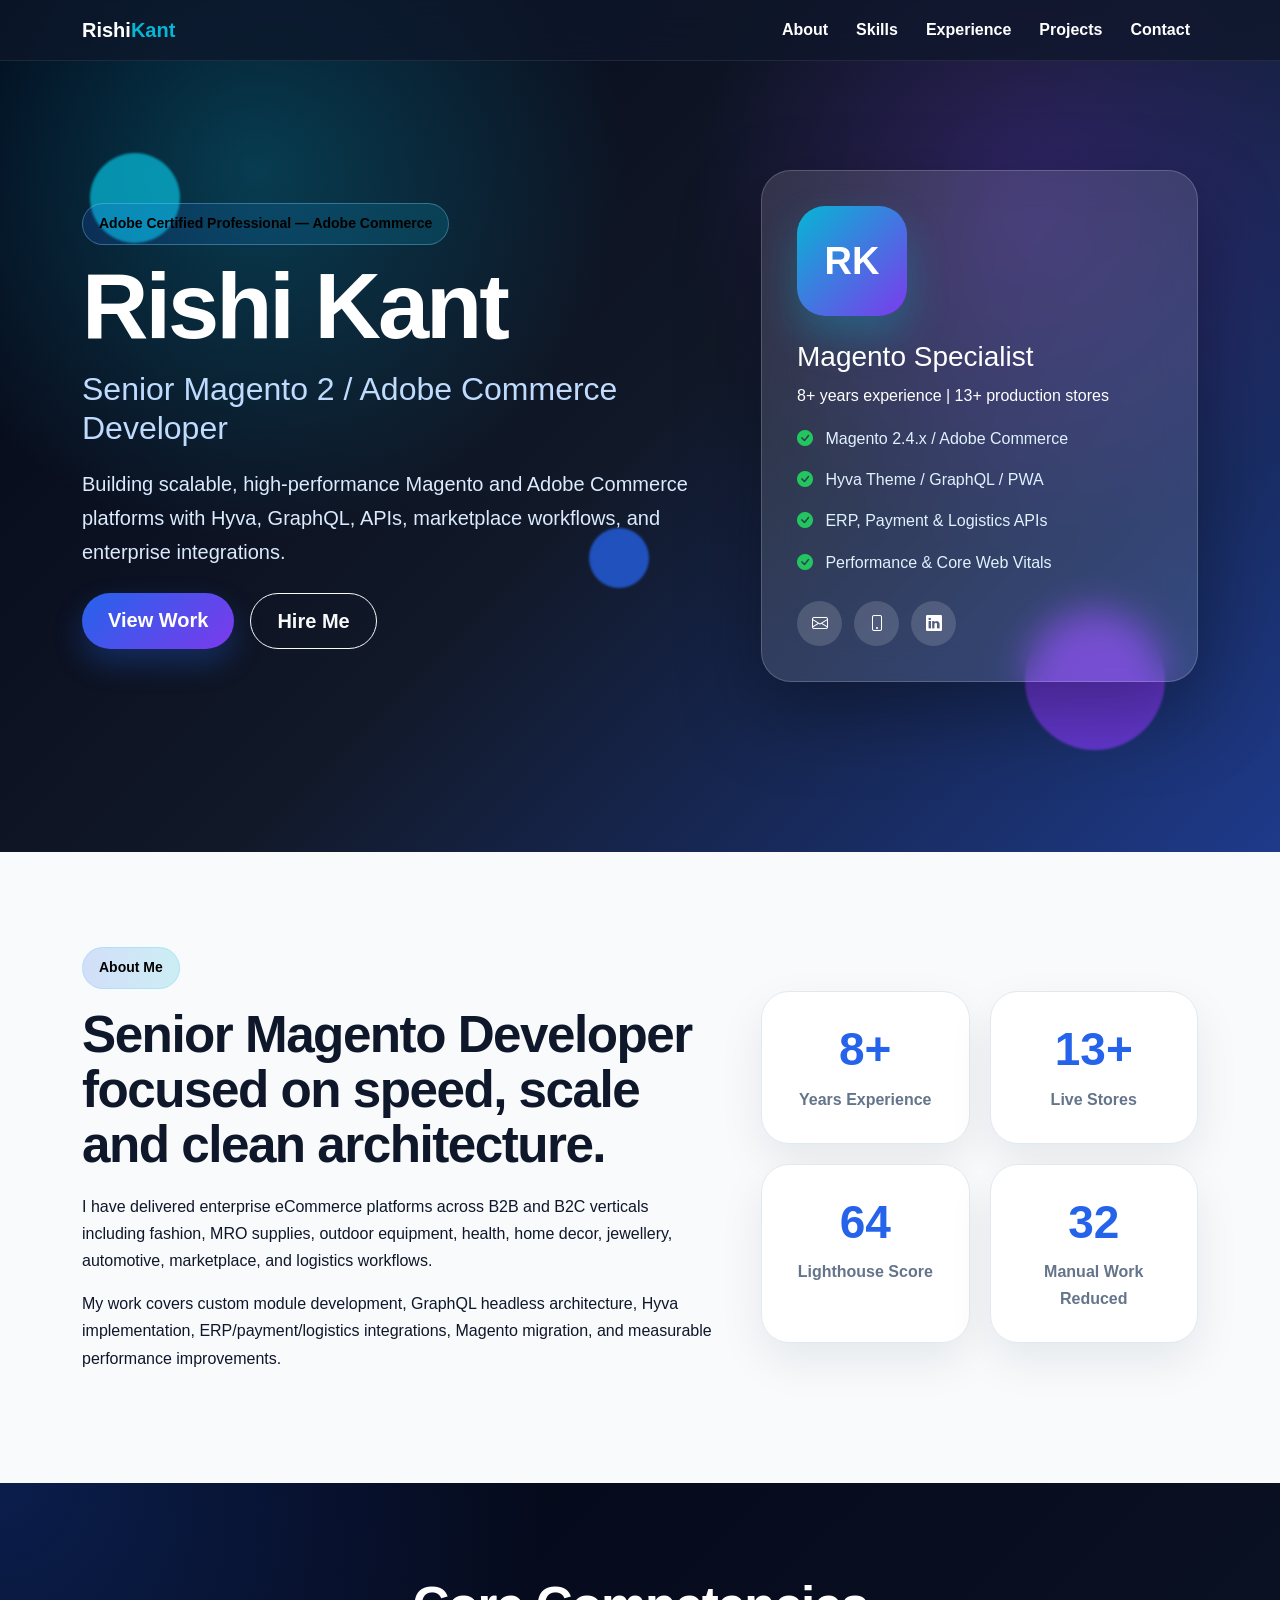
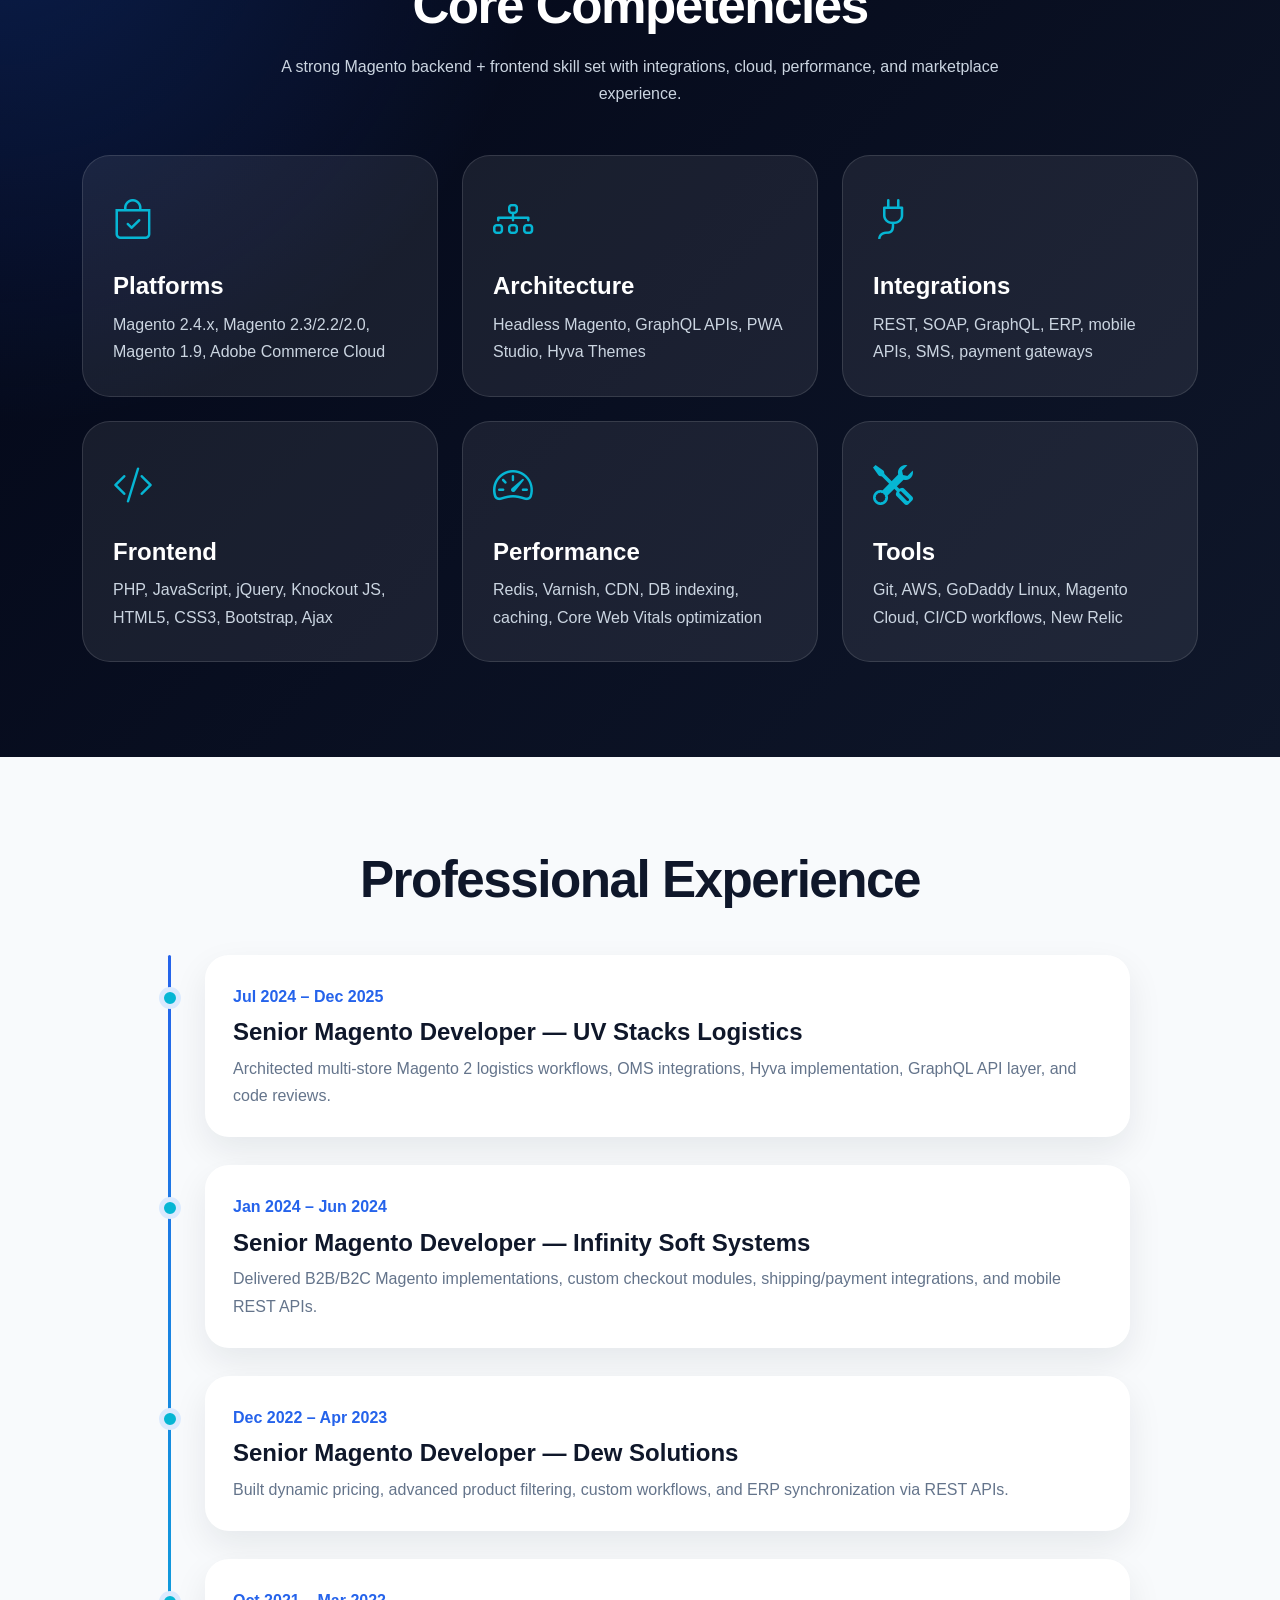
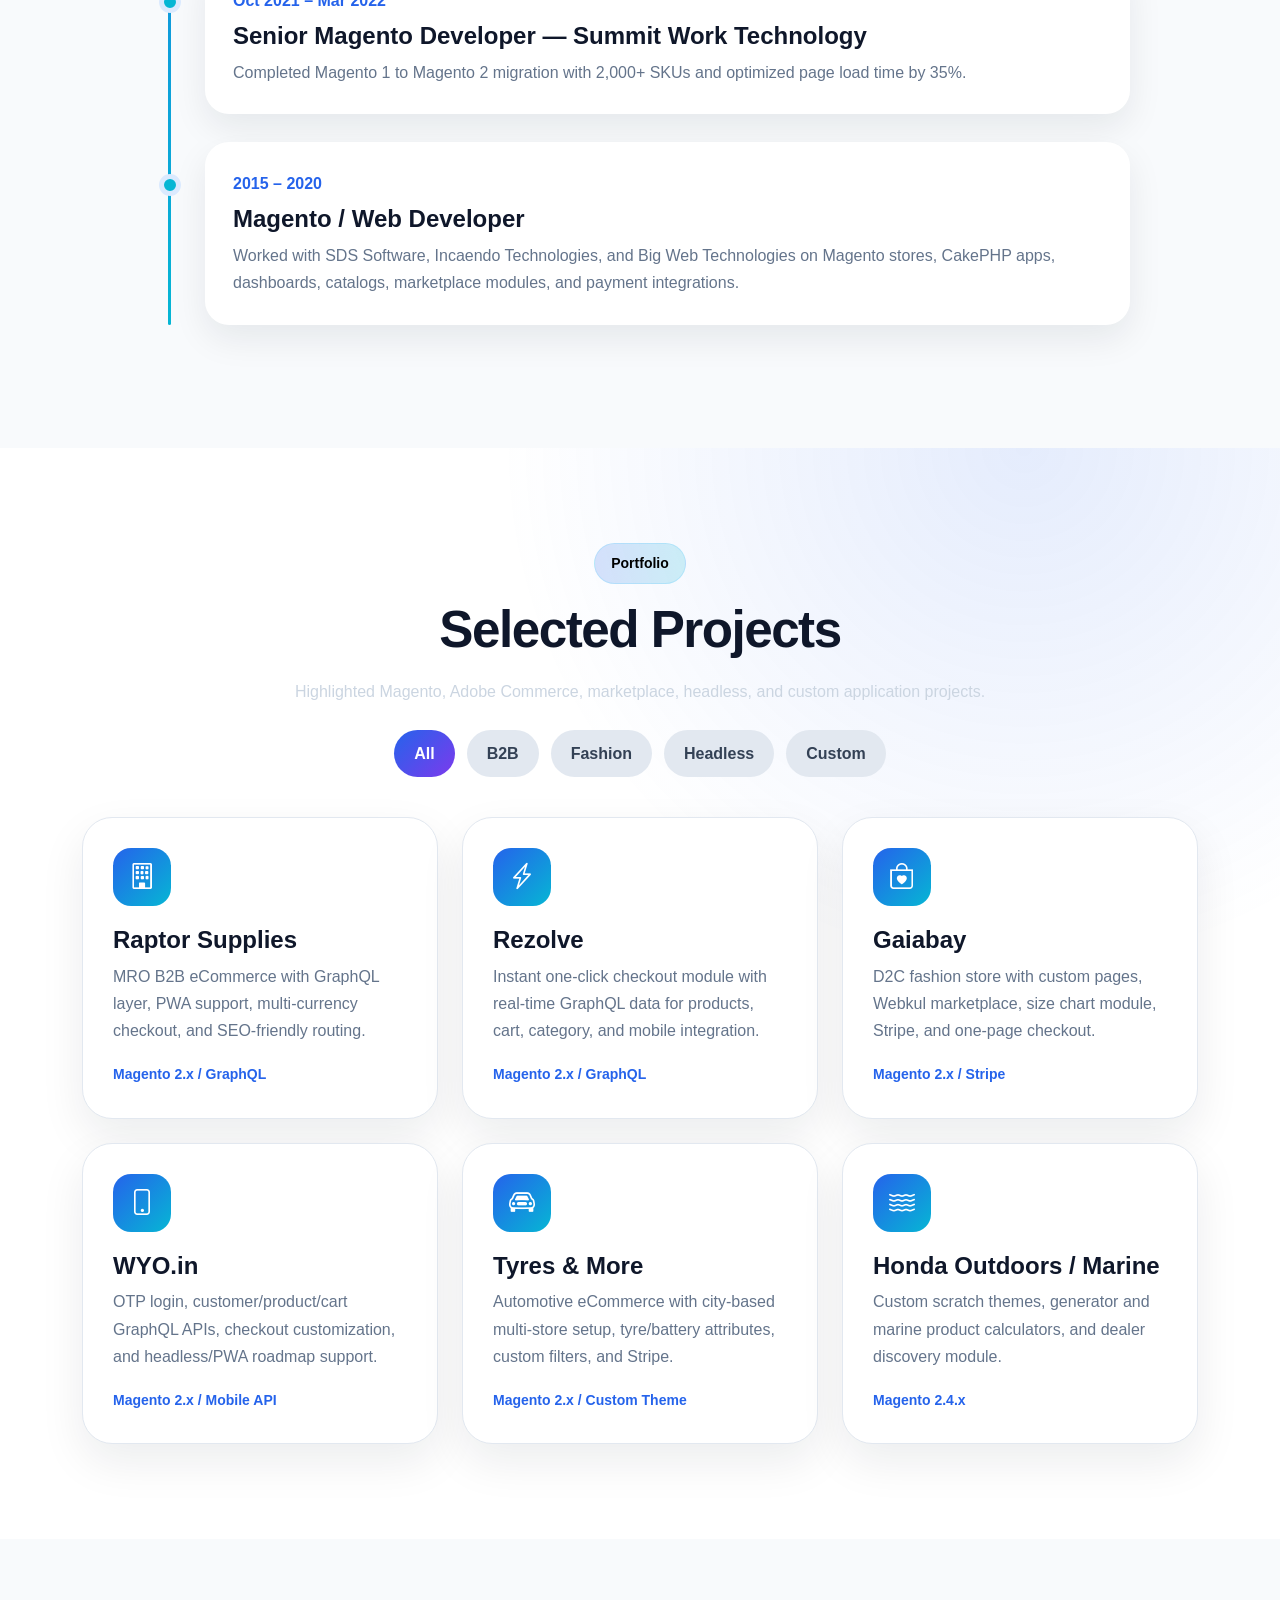
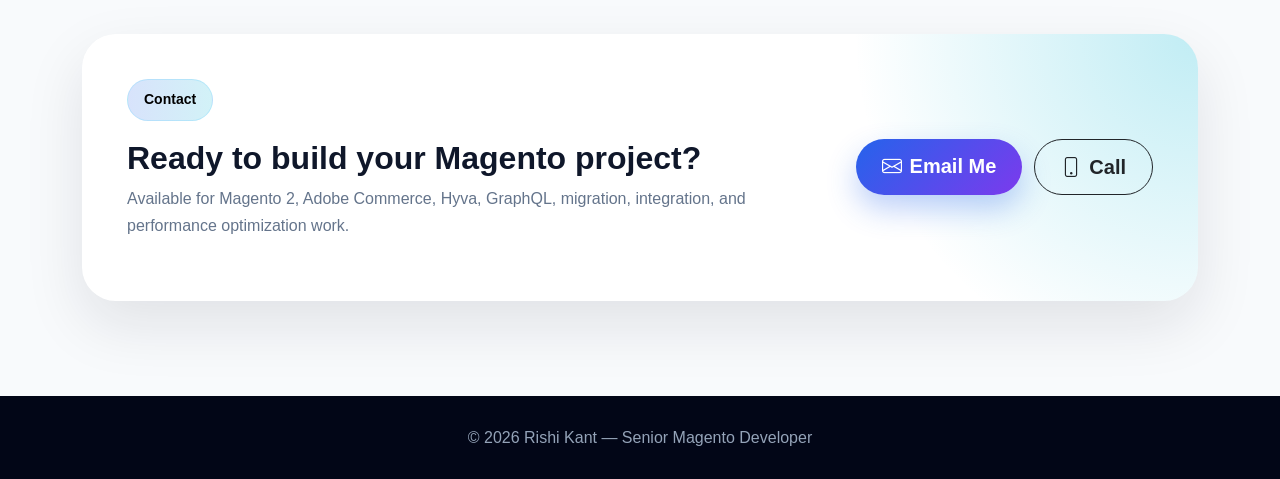
<file: index.html>
<!doctype html>
<html lang="en">

<head>
  <meta charset="utf-8">
  <meta name="viewport" content="width=device-width, initial-scale=1">
  <title>Rishi Kant | Senior Magento Developer</title>

  <link href="https://cdn.jsdelivr.net/npm/bootstrap@5.3.3/dist/css/bootstrap.min.css" rel="stylesheet">
  <link href="https://cdn.jsdelivr.net/npm/bootstrap-icons@1.11.3/font/bootstrap-icons.css" rel="stylesheet">
  <link rel="stylesheet" href="css/style.css">
</head>

<body>

  <div class="cursor-glow"></div>

  <nav class="navbar navbar-expand-lg fixed-top glass-nav">
    <div class="container">
      <a class="navbar-brand fw-bold" href="#home">Rishi<span>Kant</span></a>
      <button class="navbar-toggler bg-light" type="button" data-bs-toggle="collapse" data-bs-target="#mainNav">
        <span class="navbar-toggler-icon"></span>
      </button>
      <div class="collapse navbar-collapse" id="mainNav">
        <ul class="navbar-nav ms-auto">
          <li class="nav-item"><a class="nav-link" href="#about">About</a></li>
          <li class="nav-item"><a class="nav-link" href="#skills">Skills</a></li>
          <li class="nav-item"><a class="nav-link" href="#experience">Experience</a></li>
          <li class="nav-item"><a class="nav-link" href="#projects">Projects</a></li>
          <li class="nav-item"><a class="nav-link" href="#contact">Contact</a></li>
        </ul>
      </div>
    </div>
  </nav>

  <header id="home" class="hero-section">
    <div class="floating-shape shape-1"></div>
    <div class="floating-shape shape-2"></div>
    <div class="floating-shape shape-3"></div>

    <div class="container">
      <div class="row align-items-center min-vh-100 g-5">
        <div class="col-lg-7 reveal">
          <span class="tagline">Adobe Certified Professional — Adobe Commerce</span>
          <h1>Rishi Kant</h1>
          <h2>Senior Magento 2 / Adobe Commerce Developer</h2>
          <p class="lead">
            Building scalable, high-performance Magento and Adobe Commerce platforms with Hyva, GraphQL, APIs,
            marketplace workflows, and enterprise integrations.
          </p>
          <div class="d-flex flex-wrap gap-3 mt-4">
            <a href="#projects" class="btn btn-primary btn-lg">View Work</a>
            <a href="#contact" class="btn btn-outline-light btn-lg">Hire Me</a>
          </div>
        </div>

        <div class="col-lg-5 reveal">
          <div class="profile-card tilt-card">
            <div class="profile-avatar">RK</div>
            <h3>Magento Specialist</h3>
            <p>8+ years experience | 13+ production stores</p>
            <div class="profile-list">
              <div><i class="bi bi-check-circle-fill"></i> Magento 2.4.x / Adobe Commerce</div>
              <div><i class="bi bi-check-circle-fill"></i> Hyva Theme / GraphQL / PWA</div>
              <div><i class="bi bi-check-circle-fill"></i> ERP, Payment & Logistics APIs</div>
              <div><i class="bi bi-check-circle-fill"></i> Performance & Core Web Vitals</div>
            </div>
            <div class="contact-mini">
              <a href="mailto:rishikant654@gmail.com"><i class="bi bi-envelope"></i></a>
              <a href="tel:+919982004462"><i class="bi bi-phone"></i></a>
              <a href="https://linkedin.com/in/rishi-kant-05833996" target="_blank"><i class="bi bi-linkedin"></i></a>
            </div>
          </div>
        </div>
      </div>
    </div>
  </header>

  <section id="about" class="section-padding">
    <div class="container">
      <div class="row align-items-center g-5">
        <div class="col-lg-7 reveal">
          <span class="section-tag">About Me</span>
          <h2 class="section-title">Senior Magento Developer focused on speed, scale and clean architecture.</h2>
          <p>
            I have delivered enterprise eCommerce platforms across B2B and B2C verticals including fashion, MRO
            supplies, outdoor equipment, health, home decor, jewellery, automotive, marketplace, and logistics
            workflows.
          </p>
          <p>
            My work covers custom module development, GraphQL headless architecture, Hyva implementation,
            ERP/payment/logistics integrations, Magento migration, and measurable performance improvements.
          </p>
        </div>
        <div class="col-lg-5 reveal">
          <div class="stats-grid">
            <div class="stat-card">
              <h3 data-count="8">0</h3>
              <p>Years Experience</p>
            </div>
            <div class="stat-card">
              <h3 data-count="13">0</h3>
              <p>Live Stores</p>
            </div>
            <div class="stat-card">
              <h3 data-count="85">0</h3>
              <p>Lighthouse Score</p>
            </div>
            <div class="stat-card">
              <h3 data-count="40">0</h3>
              <p>Manual Work Reduced</p>
            </div>
          </div>
        </div>
      </div>
    </div>
  </section>

  <section id="skills" class="section-padding dark-section">
    <div class="container">
      <div class="text-center reveal">
        <h2 class="section-title text-white">Core Competencies</h2>
        <p class="section-text mx-auto">A strong Magento backend + frontend skill set with integrations, cloud,
          performance, and marketplace experience.</p>
      </div>

      <div class="row g-4 mt-4">
        <div class="col-md-6 col-lg-4 reveal">
          <div class="skill-card"><i class="bi bi-bag-check"></i>
            <h4>Platforms</h4>
            <p>Magento 2.4.x, Magento 2.3/2.2/2.0, Magento 1.9, Adobe Commerce Cloud</p>
          </div>
        </div>
        <div class="col-md-6 col-lg-4 reveal">
          <div class="skill-card"><i class="bi bi-diagram-3"></i>
            <h4>Architecture</h4>
            <p>Headless Magento, GraphQL APIs, PWA Studio, Hyva Themes</p>
          </div>
        </div>
        <div class="col-md-6 col-lg-4 reveal">
          <div class="skill-card"><i class="bi bi-plug"></i>
            <h4>Integrations</h4>
            <p>REST, SOAP, GraphQL, ERP, mobile APIs, SMS, payment gateways</p>
          </div>
        </div>
        <div class="col-md-6 col-lg-4 reveal">
          <div class="skill-card"><i class="bi bi-code-slash"></i>
            <h4>Frontend</h4>
            <p>PHP, JavaScript, jQuery, Knockout JS, HTML5, CSS3, Bootstrap, Ajax</p>
          </div>
        </div>
        <div class="col-md-6 col-lg-4 reveal">
          <div class="skill-card"><i class="bi bi-speedometer2"></i>
            <h4>Performance</h4>
            <p>Redis, Varnish, CDN, DB indexing, caching, Core Web Vitals optimization</p>
          </div>
        </div>
        <div class="col-md-6 col-lg-4 reveal">
          <div class="skill-card"><i class="bi bi-tools"></i>
            <h4>Tools</h4>
            <p>Git, AWS, GoDaddy Linux, Magento Cloud, CI/CD workflows, New Relic</p>
          </div>
        </div>
      </div>
    </div>
  </section>

  <section id="experience" class="section-padding">
    <div class="container">
      <div class="text-center reveal">
        <h2 class="section-title">Professional Experience</h2>
      </div>

      <div class="timeline mt-5">
        <div class="timeline-item reveal"><span>Jul 2024 – Dec 2025</span>
          <h4>Senior Magento Developer — UV Stacks Logistics</h4>
          <p>Architected multi-store Magento 2 logistics workflows, OMS integrations, Hyva implementation, GraphQL API
            layer, and code reviews.</p>
        </div>
        <div class="timeline-item reveal"><span>Jan 2024 – Jun 2024</span>
          <h4>Senior Magento Developer — Infinity Soft Systems</h4>
          <p>Delivered B2B/B2C Magento implementations, custom checkout modules, shipping/payment integrations, and
            mobile REST APIs.</p>
        </div>
        <div class="timeline-item reveal"><span>Dec 2022 – Apr 2023</span>
          <h4>Senior Magento Developer — Dew Solutions</h4>
          <p>Built dynamic pricing, advanced product filtering, custom workflows, and ERP synchronization via REST APIs.
          </p>
        </div>
        <div class="timeline-item reveal"><span>Oct 2021 – Mar 2022</span>
          <h4>Senior Magento Developer — Summit Work Technology</h4>
          <p>Completed Magento 1 to Magento 2 migration with 2,000+ SKUs and optimized page load time by 35%.</p>
        </div>
        <div class="timeline-item reveal"><span>2015 – 2020</span>
          <h4>Magento / Web Developer</h4>
          <p>Worked with SDS Software, Incaendo Technologies, and Big Web Technologies on Magento stores, CakePHP apps,
            dashboards, catalogs, marketplace modules, and payment integrations.</p>
        </div>
      </div>
    </div>
  </section>

  <section id="projects" class="section-padding projects-section">
    <div class="container">
      <div class="text-center reveal">
        <span class="section-tag">Portfolio</span>
        <h2 class="section-title">Selected Projects</h2>
        <p class="section-text mx-auto">Highlighted Magento, Adobe Commerce, marketplace, headless, and custom
          application projects.</p>
      </div>

      <div class="project-filter reveal">
        <button class="filter-btn active" data-filter="all">All</button>
        <button class="filter-btn" data-filter="b2b">B2B</button>
        <button class="filter-btn" data-filter="fashion">Fashion</button>
        <button class="filter-btn" data-filter="headless">Headless</button>
        <button class="filter-btn" data-filter="custom">Custom</button>
      </div>

      <div class="row g-4 mt-3 project-grid">
        <div class="col-md-6 col-lg-4 project-item reveal" data-category="b2b headless">
          <div class="project-card">
            <div class="project-icon"><i class="bi bi-building"></i></div>
            <h4>Raptor Supplies</h4>
            <p>MRO B2B eCommerce with GraphQL layer, PWA support, multi-currency checkout, and SEO-friendly routing.</p>
            <span>Magento 2.x / GraphQL</span>
          </div>
        </div>
        <div class="col-md-6 col-lg-4 project-item reveal" data-category="headless custom">
          <div class="project-card">
            <div class="project-icon"><i class="bi bi-lightning-charge"></i></div>
            <h4>Rezolve</h4>
            <p>Instant one-click checkout module with real-time GraphQL data for products, cart, category, and mobile
              integration.</p><span>Magento 2.x / GraphQL</span>
          </div>
        </div>
        <div class="col-md-6 col-lg-4 project-item reveal" data-category="fashion">
          <div class="project-card">
            <div class="project-icon"><i class="bi bi-bag-heart"></i></div>
            <h4>Gaiabay</h4>
            <p>D2C fashion store with custom pages, Webkul marketplace, size chart module, Stripe, and one-page
              checkout.</p><span>Magento 2.x / Stripe</span>
          </div>
        </div>
        <div class="col-md-6 col-lg-4 project-item reveal" data-category="fashion headless">
          <div class="project-card">
            <div class="project-icon"><i class="bi bi-phone"></i></div>
            <h4>WYO.in</h4>
            <p>OTP login, customer/product/cart GraphQL APIs, checkout customization, and headless/PWA roadmap support.
            </p><span>Magento 2.x / Mobile API</span>
          </div>
        </div>
        <div class="col-md-6 col-lg-4 project-item reveal" data-category="custom">
          <div class="project-card">
            <div class="project-icon"><i class="bi bi-car-front"></i></div>
            <h4>Tyres & More</h4>
            <p>Automotive eCommerce with city-based multi-store setup, tyre/battery attributes, custom filters, and
              Stripe.</p><span>Magento 2.x / Custom Theme</span>
          </div>
        </div>
        <div class="col-md-6 col-lg-4 project-item reveal" data-category="custom">
          <div class="project-card">
            <div class="project-icon"><i class="bi bi-water"></i></div>
            <h4>Honda Outdoors / Marine</h4>
            <p>Custom scratch themes, generator and marine product calculators, and dealer discovery module.</p>
            <span>Magento 2.4.x</span>
          </div>
        </div>
      </div>
    </div>
  </section>

  <section id="contact" class="section-padding">
    <div class="container">
      <div class="contact-panel reveal">
        <div>
          <span class="section-tag">Contact</span>
          <h2>Ready to build your Magento project?</h2>
          <p>Available for Magento 2, Adobe Commerce, Hyva, GraphQL, migration, integration, and performance
            optimization work.</p>
        </div>
        <div class="contact-actions">
          <a href="mailto:rishikant654@gmail.com" class="btn btn-primary btn-lg"><i
              class="bi bi-envelope me-2"></i>Email Me</a>
          <a href="tel:+919982004462" class="btn btn-outline-dark btn-lg"><i class="bi bi-phone me-2"></i>Call</a>
        </div>
      </div>
    </div>
  </section>

  <footer>
    <div class="container text-center">
      <p>© 2026 Rishi Kant — Senior Magento Developer</p>
    </div>
  </footer>

  <button id="backToTop"><i class="bi bi-arrow-up"></i></button>

  <script src="https://cdn.jsdelivr.net/npm/bootstrap@5.3.3/dist/js/bootstrap.bundle.min.js"></script>
  <script src="js/script.js"></script>
</body>

</html>
</file>
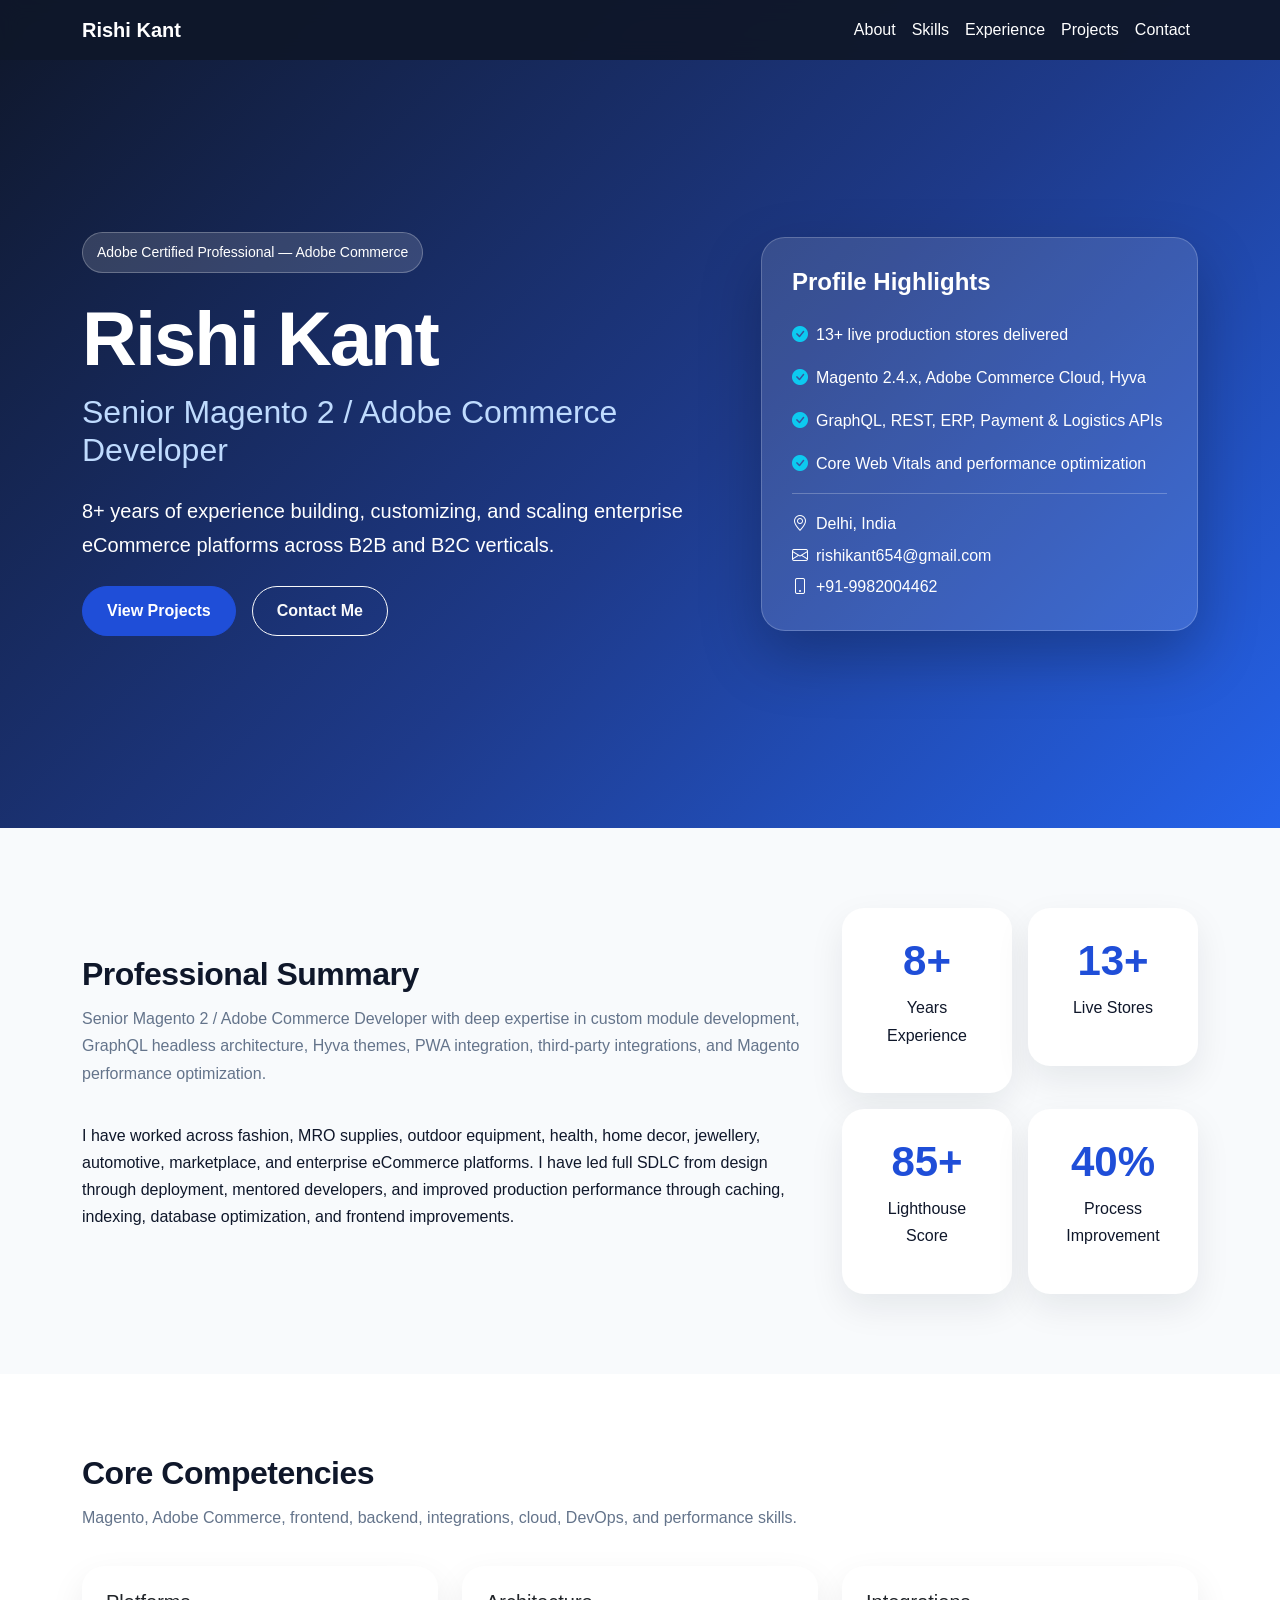
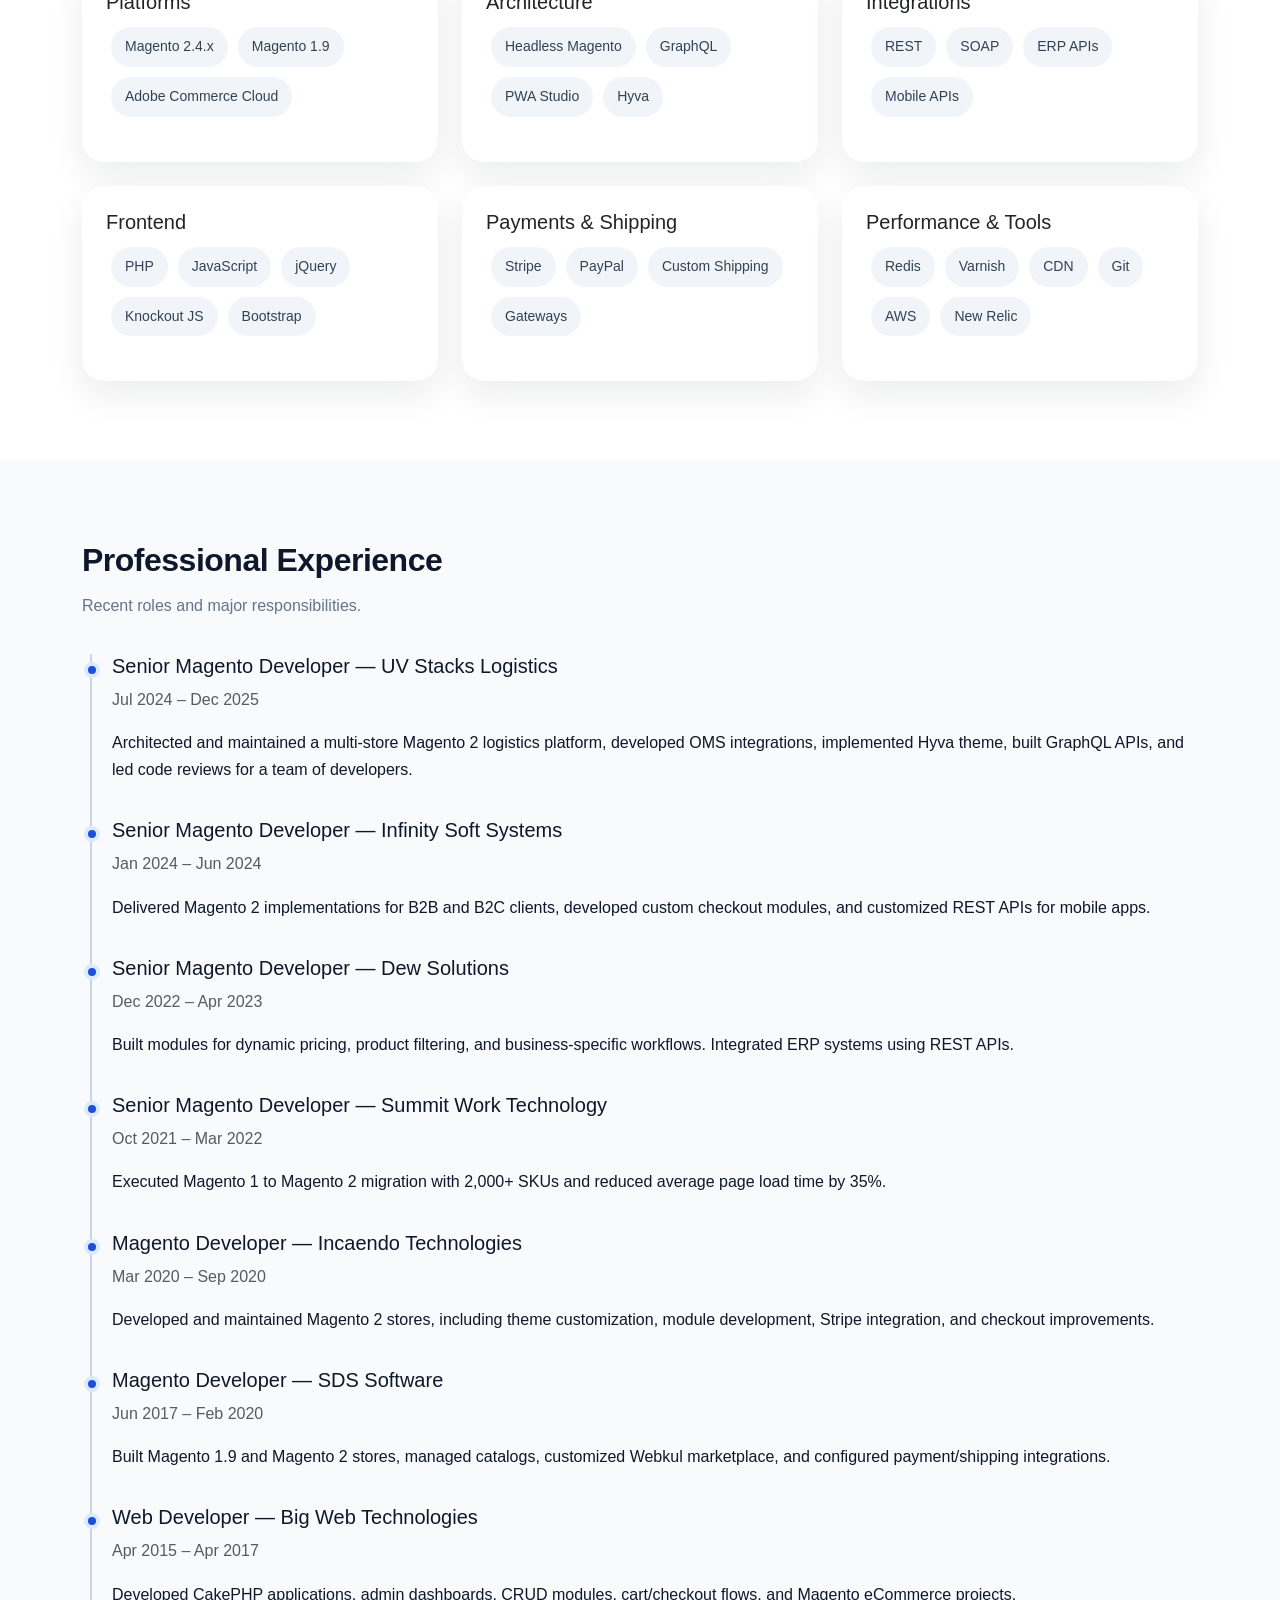
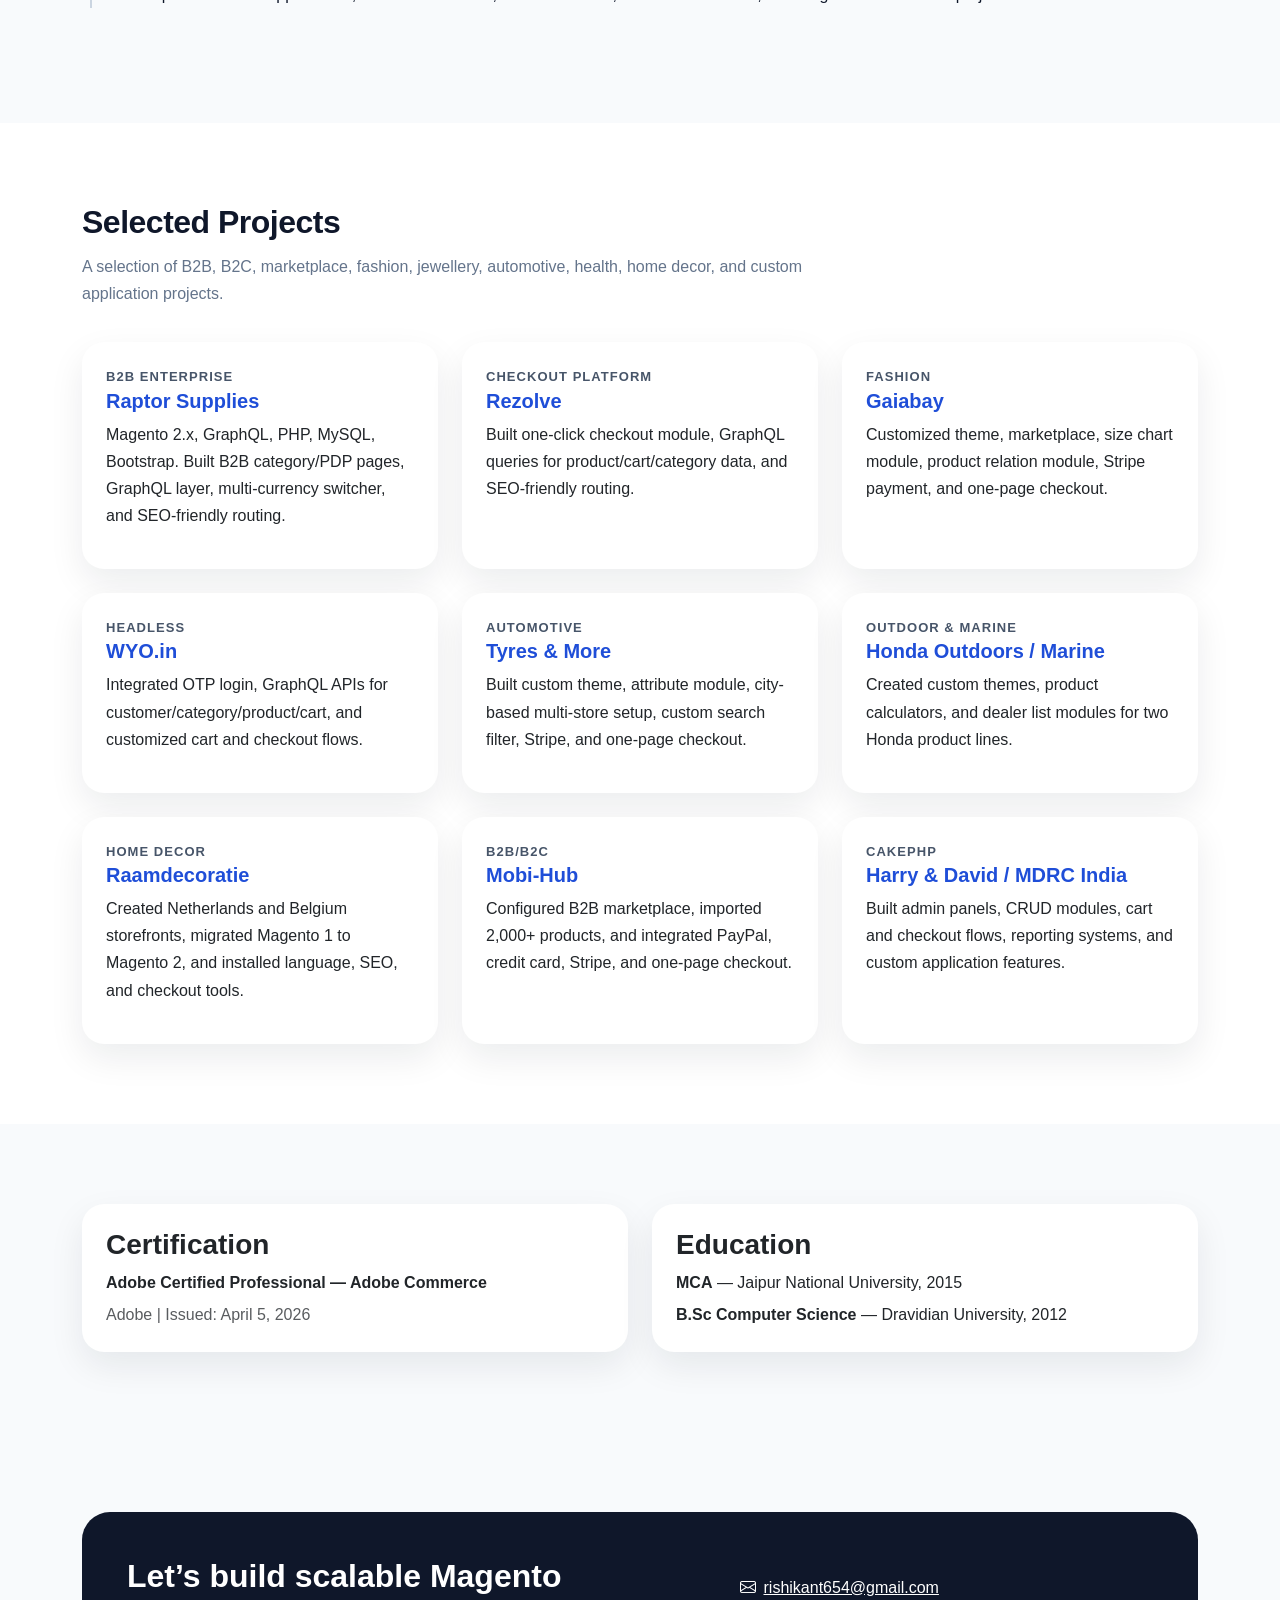
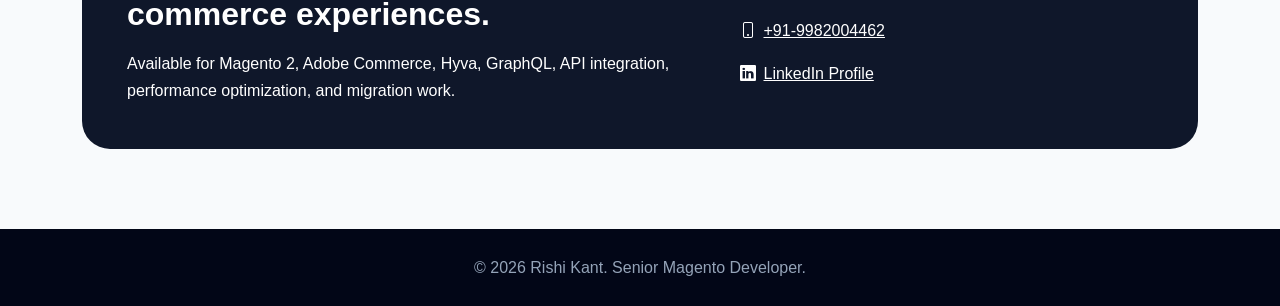
<file: rishi_resume_bootstrap_website.html>
<!doctype html>
<html lang="en">
<head>
  <meta charset="utf-8">
  <meta name="viewport" content="width=device-width, initial-scale=1">
  <title>Rishi Kant | Senior Magento Developer</title>
  <link href="https://cdn.jsdelivr.net/npm/bootstrap@5.3.3/dist/css/bootstrap.min.css" rel="stylesheet">
  <link href="https://cdn.jsdelivr.net/npm/bootstrap-icons@1.11.3/font/bootstrap-icons.css" rel="stylesheet">
  <style>
    :root {
      --primary: #1f4ed8;
      --dark: #0f172a;
      --muted: #64748b;
      --soft: #f1f5f9;
      --card: #ffffff;
    }

    body {
      font-family: Arial, Helvetica, sans-serif;
      color: var(--dark);
      background: #f8fafc;
      line-height: 1.7;
    }

    .navbar {
      background: rgba(15, 23, 42, 0.96);
      backdrop-filter: blur(10px);
    }

    .navbar-brand,
    .nav-link {
      color: #fff !important;
    }

    .nav-link:hover {
      color: #93c5fd !important;
    }

    .hero {
      min-height: 92vh;
      background: linear-gradient(135deg, #0f172a 0%, #1e3a8a 55%, #2563eb 100%);
      color: #fff;
      display: flex;
      align-items: center;
      padding: 110px 0 70px;
    }

    .hero-badge {
      display: inline-block;
      background: rgba(255,255,255,.14);
      border: 1px solid rgba(255,255,255,.25);
      padding: 8px 14px;
      border-radius: 50px;
      margin-bottom: 20px;
      font-size: 14px;
    }

    .hero h1 {
      font-size: clamp(42px, 6vw, 76px);
      font-weight: 800;
      letter-spacing: -2px;
    }

    .hero h2 {
      color: #bfdbfe;
      font-weight: 500;
      margin-bottom: 25px;
    }

    .hero-card {
      background: rgba(255,255,255,.12);
      border: 1px solid rgba(255,255,255,.2);
      border-radius: 24px;
      padding: 30px;
      box-shadow: 0 25px 60px rgba(0,0,0,.25);
    }

    .section-title {
      font-weight: 800;
      letter-spacing: -0.5px;
      margin-bottom: 12px;
    }

    .section-subtitle {
      color: var(--muted);
      max-width: 760px;
      margin-bottom: 35px;
    }

    section {
      padding: 80px 0;
    }

    .card-custom {
      border: 0;
      border-radius: 22px;
      box-shadow: 0 14px 35px rgba(15, 23, 42, .08);
      height: 100%;
    }

    .skill-pill {
      background: var(--soft);
      border-radius: 50px;
      padding: 8px 14px;
      display: inline-block;
      margin: 5px;
      font-size: 14px;
      color: #334155;
    }

    .timeline {
      position: relative;
      padding-left: 30px;
    }

    .timeline::before {
      content: "";
      position: absolute;
      left: 8px;
      top: 0;
      width: 2px;
      height: 100%;
      background: #cbd5e1;
    }

    .timeline-item {
      position: relative;
      margin-bottom: 35px;
    }

    .timeline-item::before {
      content: "";
      position: absolute;
      left: -28px;
      top: 8px;
      width: 16px;
      height: 16px;
      border-radius: 50%;
      background: var(--primary);
      border: 4px solid #dbeafe;
    }

    .project-card h5 {
      color: var(--primary);
      font-weight: 700;
    }

    .project-type {
      font-size: 13px;
      font-weight: 700;
      color: #475569;
      text-transform: uppercase;
      letter-spacing: .08em;
    }

    .stats-box {
      background: #fff;
      border-radius: 22px;
      padding: 28px;
      box-shadow: 0 14px 35px rgba(15, 23, 42, .08);
      text-align: center;
    }

    .stats-box h3 {
      color: var(--primary);
      font-weight: 800;
      font-size: 42px;
    }

    .contact-box {
      background: var(--dark);
      color: #fff;
      border-radius: 28px;
      padding: 45px;
    }

    footer {
      background: #020617;
      color: #94a3b8;
      padding: 25px 0;
    }

    .btn-primary {
      background: var(--primary);
      border-color: var(--primary);
      border-radius: 50px;
      padding: 12px 24px;
      font-weight: 700;
    }

    .btn-outline-light {
      border-radius: 50px;
      padding: 12px 24px;
      font-weight: 700;
    }
  </style>
</head>
<body>

<nav class="navbar navbar-expand-lg fixed-top">
  <div class="container">
    <a class="navbar-brand fw-bold" href="#">Rishi Kant</a>
    <button class="navbar-toggler bg-light" type="button" data-bs-toggle="collapse" data-bs-target="#mainNav">
      <span class="navbar-toggler-icon"></span>
    </button>
    <div class="collapse navbar-collapse" id="mainNav">
      <ul class="navbar-nav ms-auto">
        <li class="nav-item"><a class="nav-link" href="#about">About</a></li>
        <li class="nav-item"><a class="nav-link" href="#skills">Skills</a></li>
        <li class="nav-item"><a class="nav-link" href="#experience">Experience</a></li>
        <li class="nav-item"><a class="nav-link" href="#projects">Projects</a></li>
        <li class="nav-item"><a class="nav-link" href="#contact">Contact</a></li>
      </ul>
    </div>
  </div>
</nav>

<header class="hero">
  <div class="container">
    <div class="row align-items-center g-5">
      <div class="col-lg-7">
        <span class="hero-badge">Adobe Certified Professional — Adobe Commerce</span>
        <h1>Rishi Kant</h1>
        <h2>Senior Magento 2 / Adobe Commerce Developer</h2>
        <p class="lead mb-4">8+ years of experience building, customizing, and scaling enterprise eCommerce platforms across B2B and B2C verticals.</p>
        <div class="d-flex flex-wrap gap-3">
          <a href="#projects" class="btn btn-primary">View Projects</a>
          <a href="#contact" class="btn btn-outline-light">Contact Me</a>
        </div>
      </div>
      <div class="col-lg-5">
        <div class="hero-card">
          <h4 class="fw-bold mb-4">Profile Highlights</h4>
          <p><i class="bi bi-check-circle-fill text-info me-2"></i>13+ live production stores delivered</p>
          <p><i class="bi bi-check-circle-fill text-info me-2"></i>Magento 2.4.x, Adobe Commerce Cloud, Hyva</p>
          <p><i class="bi bi-check-circle-fill text-info me-2"></i>GraphQL, REST, ERP, Payment & Logistics APIs</p>
          <p><i class="bi bi-check-circle-fill text-info me-2"></i>Core Web Vitals and performance optimization</p>
          <hr class="border-light opacity-25">
          <p class="mb-1"><i class="bi bi-geo-alt me-2"></i>Delhi, India</p>
          <p class="mb-1"><i class="bi bi-envelope me-2"></i>rishikant654@gmail.com</p>
          <p class="mb-0"><i class="bi bi-phone me-2"></i>+91-9982004462</p>
        </div>
      </div>
    </div>
  </div>
</header>

<section id="about">
  <div class="container">
    <div class="row align-items-center g-4">
      <div class="col-lg-8">
        <h2 class="section-title">Professional Summary</h2>
        <p class="section-subtitle">Senior Magento 2 / Adobe Commerce Developer with deep expertise in custom module development, GraphQL headless architecture, Hyva themes, PWA integration, third-party integrations, and Magento performance optimization.</p>
        <p>I have worked across fashion, MRO supplies, outdoor equipment, health, home decor, jewellery, automotive, marketplace, and enterprise eCommerce platforms. I have led full SDLC from design through deployment, mentored developers, and improved production performance through caching, indexing, database optimization, and frontend improvements.</p>
      </div>
      <div class="col-lg-4">
        <div class="row g-3">
          <div class="col-6"><div class="stats-box"><h3>8+</h3><p>Years Experience</p></div></div>
          <div class="col-6"><div class="stats-box"><h3>13+</h3><p>Live Stores</p></div></div>
          <div class="col-6"><div class="stats-box"><h3>85+</h3><p>Lighthouse Score</p></div></div>
          <div class="col-6"><div class="stats-box"><h3>40%</h3><p>Process Improvement</p></div></div>
        </div>
      </div>
    </div>
  </div>
</section>

<section id="skills" class="bg-white">
  <div class="container">
    <h2 class="section-title">Core Competencies</h2>
    <p class="section-subtitle">Magento, Adobe Commerce, frontend, backend, integrations, cloud, DevOps, and performance skills.</p>
    <div class="row g-4">
      <div class="col-md-6 col-lg-4"><div class="card card-custom p-4"><h5>Platforms</h5><p><span class="skill-pill">Magento 2.4.x</span><span class="skill-pill">Magento 1.9</span><span class="skill-pill">Adobe Commerce Cloud</span></p></div></div>
      <div class="col-md-6 col-lg-4"><div class="card card-custom p-4"><h5>Architecture</h5><p><span class="skill-pill">Headless Magento</span><span class="skill-pill">GraphQL</span><span class="skill-pill">PWA Studio</span><span class="skill-pill">Hyva</span></p></div></div>
      <div class="col-md-6 col-lg-4"><div class="card card-custom p-4"><h5>Integrations</h5><p><span class="skill-pill">REST</span><span class="skill-pill">SOAP</span><span class="skill-pill">ERP APIs</span><span class="skill-pill">Mobile APIs</span></p></div></div>
      <div class="col-md-6 col-lg-4"><div class="card card-custom p-4"><h5>Frontend</h5><p><span class="skill-pill">PHP</span><span class="skill-pill">JavaScript</span><span class="skill-pill">jQuery</span><span class="skill-pill">Knockout JS</span><span class="skill-pill">Bootstrap</span></p></div></div>
      <div class="col-md-6 col-lg-4"><div class="card card-custom p-4"><h5>Payments & Shipping</h5><p><span class="skill-pill">Stripe</span><span class="skill-pill">PayPal</span><span class="skill-pill">Custom Shipping</span><span class="skill-pill">Gateways</span></p></div></div>
      <div class="col-md-6 col-lg-4"><div class="card card-custom p-4"><h5>Performance & Tools</h5><p><span class="skill-pill">Redis</span><span class="skill-pill">Varnish</span><span class="skill-pill">CDN</span><span class="skill-pill">Git</span><span class="skill-pill">AWS</span><span class="skill-pill">New Relic</span></p></div></div>
    </div>
  </div>
</section>

<section id="experience">
  <div class="container">
    <h2 class="section-title">Professional Experience</h2>
    <p class="section-subtitle">Recent roles and major responsibilities.</p>
    <div class="timeline">
      <div class="timeline-item"><h5>Senior Magento Developer — UV Stacks Logistics</h5><p class="text-muted">Jul 2024 – Dec 2025</p><p>Architected and maintained a multi-store Magento 2 logistics platform, developed OMS integrations, implemented Hyva theme, built GraphQL APIs, and led code reviews for a team of developers.</p></div>
      <div class="timeline-item"><h5>Senior Magento Developer — Infinity Soft Systems</h5><p class="text-muted">Jan 2024 – Jun 2024</p><p>Delivered Magento 2 implementations for B2B and B2C clients, developed custom checkout modules, and customized REST APIs for mobile apps.</p></div>
      <div class="timeline-item"><h5>Senior Magento Developer — Dew Solutions</h5><p class="text-muted">Dec 2022 – Apr 2023</p><p>Built modules for dynamic pricing, product filtering, and business-specific workflows. Integrated ERP systems using REST APIs.</p></div>
      <div class="timeline-item"><h5>Senior Magento Developer — Summit Work Technology</h5><p class="text-muted">Oct 2021 – Mar 2022</p><p>Executed Magento 1 to Magento 2 migration with 2,000+ SKUs and reduced average page load time by 35%.</p></div>
      <div class="timeline-item"><h5>Magento Developer — Incaendo Technologies</h5><p class="text-muted">Mar 2020 – Sep 2020</p><p>Developed and maintained Magento 2 stores, including theme customization, module development, Stripe integration, and checkout improvements.</p></div>
      <div class="timeline-item"><h5>Magento Developer — SDS Software</h5><p class="text-muted">Jun 2017 – Feb 2020</p><p>Built Magento 1.9 and Magento 2 stores, managed catalogs, customized Webkul marketplace, and configured payment/shipping integrations.</p></div>
      <div class="timeline-item"><h5>Web Developer — Big Web Technologies</h5><p class="text-muted">Apr 2015 – Apr 2017</p><p>Developed CakePHP applications, admin dashboards, CRUD modules, cart/checkout flows, and Magento eCommerce projects.</p></div>
    </div>
  </div>
</section>

<section id="projects" class="bg-white">
  <div class="container">
    <h2 class="section-title">Selected Projects</h2>
    <p class="section-subtitle">A selection of B2B, B2C, marketplace, fashion, jewellery, automotive, health, home decor, and custom application projects.</p>
    <div class="row g-4">
      <div class="col-md-6 col-lg-4"><div class="card card-custom project-card p-4"><span class="project-type">B2B Enterprise</span><h5>Raptor Supplies</h5><p>Magento 2.x, GraphQL, PHP, MySQL, Bootstrap. Built B2B category/PDP pages, GraphQL layer, multi-currency switcher, and SEO-friendly routing.</p></div></div>
      <div class="col-md-6 col-lg-4"><div class="card card-custom project-card p-4"><span class="project-type">Checkout Platform</span><h5>Rezolve</h5><p>Built one-click checkout module, GraphQL queries for product/cart/category data, and SEO-friendly routing.</p></div></div>
      <div class="col-md-6 col-lg-4"><div class="card card-custom project-card p-4"><span class="project-type">Fashion</span><h5>Gaiabay</h5><p>Customized theme, marketplace, size chart module, product relation module, Stripe payment, and one-page checkout.</p></div></div>
      <div class="col-md-6 col-lg-4"><div class="card card-custom project-card p-4"><span class="project-type">Headless</span><h5>WYO.in</h5><p>Integrated OTP login, GraphQL APIs for customer/category/product/cart, and customized cart and checkout flows.</p></div></div>
      <div class="col-md-6 col-lg-4"><div class="card card-custom project-card p-4"><span class="project-type">Automotive</span><h5>Tyres & More</h5><p>Built custom theme, attribute module, city-based multi-store setup, custom search filter, Stripe, and one-page checkout.</p></div></div>
      <div class="col-md-6 col-lg-4"><div class="card card-custom project-card p-4"><span class="project-type">Outdoor & Marine</span><h5>Honda Outdoors / Marine</h5><p>Created custom themes, product calculators, and dealer list modules for two Honda product lines.</p></div></div>
      <div class="col-md-6 col-lg-4"><div class="card card-custom project-card p-4"><span class="project-type">Home Decor</span><h5>Raamdecoratie</h5><p>Created Netherlands and Belgium storefronts, migrated Magento 1 to Magento 2, and installed language, SEO, and checkout tools.</p></div></div>
      <div class="col-md-6 col-lg-4"><div class="card card-custom project-card p-4"><span class="project-type">B2B/B2C</span><h5>Mobi-Hub</h5><p>Configured B2B marketplace, imported 2,000+ products, and integrated PayPal, credit card, Stripe, and one-page checkout.</p></div></div>
      <div class="col-md-6 col-lg-4"><div class="card card-custom project-card p-4"><span class="project-type">CakePHP</span><h5>Harry & David / MDRC India</h5><p>Built admin panels, CRUD modules, cart and checkout flows, reporting systems, and custom application features.</p></div></div>
    </div>
  </div>
</section>

<section id="education">
  <div class="container">
    <div class="row g-4">
      <div class="col-lg-6">
        <div class="card card-custom p-4">
          <h3 class="fw-bold">Certification</h3>
          <p class="mb-1"><strong>Adobe Certified Professional — Adobe Commerce</strong></p>
          <p class="text-muted mb-0">Adobe | Issued: April 5, 2026</p>
        </div>
      </div>
      <div class="col-lg-6">
        <div class="card card-custom p-4">
          <h3 class="fw-bold">Education</h3>
          <p class="mb-1"><strong>MCA</strong> — Jaipur National University, 2015</p>
          <p class="mb-0"><strong>B.Sc Computer Science</strong> — Dravidian University, 2012</p>
        </div>
      </div>
    </div>
  </div>
</section>

<section id="contact">
  <div class="container">
    <div class="contact-box">
      <div class="row align-items-center g-4">
        <div class="col-lg-7">
          <h2 class="fw-bold mb-3">Let’s build scalable Magento commerce experiences.</h2>
          <p class="mb-0">Available for Magento 2, Adobe Commerce, Hyva, GraphQL, API integration, performance optimization, and migration work.</p>
        </div>
        <div class="col-lg-5">
          <p><i class="bi bi-envelope me-2"></i><a class="text-white" href="mailto:rishikant654@gmail.com">rishikant654@gmail.com</a></p>
          <p><i class="bi bi-phone me-2"></i><a class="text-white" href="tel:+919982004462">+91-9982004462</a></p>
          <p class="mb-0"><i class="bi bi-linkedin me-2"></i><a class="text-white" href="https://linkedin.com/in/rishi-kant-05833996" target="_blank">LinkedIn Profile</a></p>
        </div>
      </div>
    </div>
  </div>
</section>

<footer>
  <div class="container text-center">
    <p class="mb-0">© 2026 Rishi Kant. Senior Magento Developer.</p>
  </div>
</footer>

<script src="https://cdn.jsdelivr.net/npm/bootstrap@5.3.3/dist/js/bootstrap.bundle.min.js"></script>
</body>
</html>
</file>
<file: css/style.css>
:root {
  --primary: #2563eb;
  --secondary: #7c3aed;
  --accent: #06b6d4;
  --dark: #0f172a;
  --light: #f8fafc;
  --muted: #64748b;
  --card: rgba(255, 255, 255, 0.12);
  --white: #ffffff;
}

* {
  margin: 0;
  padding: 0;
  box-sizing: border-box;
}

html {
  scroll-behavior: smooth;
}

body {
  font-family: Arial, Helvetica, sans-serif;
  background: var(--light);
  color: var(--dark);
  line-height: 1.7;
  overflow-x: hidden;
}

.cursor-glow {
  width: 320px;
  height: 320px;
  border-radius: 50%;
  background: radial-gradient(circle, rgba(37, 99, 235, 0.14), transparent 70%);
  position: fixed;
  transform: translate(-50%, -50%);
  pointer-events: none;
  z-index: 0;
}

.glass-nav {
  background: rgba(15, 23, 42, 0.72);
  backdrop-filter: blur(18px);
  border-bottom: 1px solid rgba(255, 255, 255, 0.08);
}

.navbar-brand,
.nav-link {
  color: #fff !important;
}

.navbar-brand span {
  color: var(--accent);
}

.nav-link {
  margin-left: 12px;
  font-weight: 600;
}

.nav-link:hover,
.nav-link.active {
  color: var(--accent) !important;
}

.hero-section {
  position: relative;
  background:
    radial-gradient(circle at 20% 20%, rgba(6, 182, 212, 0.28), transparent 30%),
    radial-gradient(circle at 80% 25%, rgba(124, 58, 237, 0.28), transparent 28%),
    linear-gradient(135deg, #020617 0%, #111827 50%, #1e3a8a 100%);
  color: #fff;
  overflow: hidden;
}

.hero-section h1 {
  font-size: clamp(48px, 8vw, 92px);
  font-weight: 900;
  letter-spacing: -3px;
  line-height: 0.95;
}

.hero-section h2 {
  color: #bfdbfe;
  font-weight: 500;
  margin: 20px 0;
}

.hero-section .lead {
  color: #dbeafe;
  max-width: 680px;
}

.tagline,
.section-tag {
  display: inline-block;
  background: linear-gradient(90deg, rgba(37, 99, 235, 0.18), rgba(6, 182, 212, 0.18));
  border: 1px solid rgba(125, 211, 252, 0.35);
  border-radius: 999px;
  padding: 8px 16px;
  color: #000000;
  font-weight: 700;
  font-size: 14px;
  margin-bottom: 18px;
}

.btn {
  border-radius: 999px;
  font-weight: 800;
  padding: 12px 26px;
}

.btn-primary {
  background: linear-gradient(135deg, var(--primary), var(--secondary));
  border: 0;
  box-shadow: 0 14px 30px rgba(37, 99, 235, 0.3);
}

.btn-primary:hover {
  transform: translateY(-2px);
  box-shadow: 0 18px 35px rgba(37, 99, 235, 0.45);
}

.profile-card {
  position: relative;
  background: rgba(255, 255, 255, 0.12);
  border: 1px solid rgba(255, 255, 255, 0.18);
  backdrop-filter: blur(18px);
  border-radius: 30px;
  padding: 35px;
  box-shadow: 0 30px 80px rgba(0, 0, 0, 0.35);
  transform-style: preserve-3d;
}

.profile-avatar {
  width: 110px;
  height: 110px;
  background: linear-gradient(135deg, var(--accent), var(--secondary));
  border-radius: 28px;
  display: grid;
  place-items: center;
  font-size: 38px;
  font-weight: 900;
  margin-bottom: 24px;
  box-shadow: 0 20px 40px rgba(6, 182, 212, 0.3);
}

.profile-list div {
  margin: 14px 0;
  color: #e0f2fe;
}

.profile-list i {
  color: #22c55e;
  margin-right: 8px;
}

.contact-mini {
  display: flex;
  gap: 12px;
  margin-top: 25px;
}

.contact-mini a {
  width: 45px;
  height: 45px;
  border-radius: 50%;
  display: grid;
  place-items: center;
  color: #fff;
  background: rgba(255, 255, 255, 0.15);
  text-decoration: none;
  transition: 0.3s;
}

.contact-mini a:hover {
  background: var(--accent);
  transform: translateY(-4px);
}

.floating-shape {
  position: absolute;
  border-radius: 50%;
  opacity: 0.75;
  filter: blur(1px);
  animation: float 6s ease-in-out infinite;
}

.shape-1 {
  width: 90px;
  height: 90px;
  background: var(--accent);
  top: 18%;
  left: 7%;
}

.shape-2 {
  width: 140px;
  height: 140px;
  background: var(--secondary);
  bottom: 12%;
  right: 9%;
  animation-delay: 1s;
}

.shape-3 {
  width: 60px;
  height: 60px;
  background: var(--primary);
  top: 62%;
  left: 46%;
  animation-delay: 2s;
}

@keyframes float {

  0%,
  100% {
    transform: translateY(0);
  }

  50% {
    transform: translateY(-24px);
  }
}

.section-padding {
  padding: 95px 0;
  position: relative;
}

.section-title {
  font-weight: 900;
  font-size: clamp(34px, 4vw, 52px);
  letter-spacing: -1.5px;
  line-height: 1.08;
  margin-bottom: 20px;
}

.section-text {
  color: #cbd5e1;
  max-width: 760px;
}

.stats-grid {
  display: grid;
  grid-template-columns: repeat(2, 1fr);
  gap: 20px;
}

.stat-card {
  background: #fff;
  border-radius: 28px;
  padding: 30px 20px;
  text-align: center;
  box-shadow: 0 18px 45px rgba(15, 23, 42, 0.08);
  border: 1px solid #e2e8f0;
  transition: 0.35s;
}

.stat-card:hover {
  transform: translateY(-8px);
}

.stat-card h3 {
  font-size: 46px;
  color: var(--primary);
  font-weight: 900;
}

.stat-card p {
  color: var(--muted);
  margin: 0;
  font-weight: 700;
}

.dark-section {
  background:
    radial-gradient(circle at top left, rgba(37, 99, 235, 0.25), transparent 35%),
    linear-gradient(135deg, #020617, #0f172a);
}

.skill-card {
  height: 100%;
  padding: 30px;
  border-radius: 28px;
  background: rgba(255, 255, 255, 0.075);
  border: 1px solid rgba(255, 255, 255, 0.12);
  color: #fff;
  transition: 0.35s;
  position: relative;
  overflow: hidden;
}

.skill-card::before {
  content: "";
  position: absolute;
  inset: 0;
  background: linear-gradient(135deg, rgba(6, 182, 212, 0.2), rgba(124, 58, 237, 0.2));
  opacity: 0;
  transition: 0.35s;
}

.skill-card:hover::before {
  opacity: 1;
}

.skill-card:hover {
  transform: translateY(-10px);
}

.skill-card i,
.skill-card h4,
.skill-card p {
  position: relative;
}

.skill-card i {
  font-size: 40px;
  color: var(--accent);
}

.skill-card h4 {
  font-weight: 800;
  margin: 18px 0 10px;
}

.skill-card p {
  color: #cbd5e1;
  margin: 0;
}

.timeline {
  max-width: 980px;
  margin: auto;
  position: relative;
}

.timeline::before {
  content: "";
  position: absolute;
  left: 18px;
  top: 0;
  height: 100%;
  width: 3px;
  background: linear-gradient(var(--primary), var(--accent));
  border-radius: 10px;
}

.timeline-item {
  margin-left: 55px;
  margin-bottom: 28px;
  padding: 28px;
  background: #fff;
  border-radius: 24px;
  box-shadow: 0 14px 35px rgba(15, 23, 42, 0.08);
  position: relative;
}

.timeline-item::before {
  content: "";
  position: absolute;
  left: -46px;
  top: 32px;
  width: 22px;
  height: 22px;
  background: var(--accent);
  border: 5px solid #dbeafe;
  border-radius: 50%;
}

.timeline-item span {
  color: var(--primary);
  font-weight: 800;
}

.timeline-item h4 {
  font-weight: 850;
  margin: 8px 0;
}

.timeline-item p {
  color: var(--muted);
  margin-bottom: 0;
}

.projects-section {
  background:
    radial-gradient(circle at 80% 0%, rgba(37, 99, 235, 0.12), transparent 35%),
    #fff;
}

.project-filter {
  display: flex;
  justify-content: center;
  flex-wrap: wrap;
  gap: 12px;
  margin-top: 25px;
}

.filter-btn {
  border: 0;
  padding: 10px 20px;
  border-radius: 999px;
  background: #e2e8f0;
  color: #334155;
  font-weight: 800;
  transition: 0.3s;
}

.filter-btn.active,
.filter-btn:hover {
  background: linear-gradient(135deg, var(--primary), var(--secondary));
  color: #fff;
}

.project-card {
  height: 100%;
  padding: 30px;
  border-radius: 30px;
  background: #fff;
  border: 1px solid #e2e8f0;
  box-shadow: 0 18px 45px rgba(15, 23, 42, 0.08);
  transition: 0.35s;
}

.project-card:hover {
  transform: translateY(-12px);
  box-shadow: 0 28px 65px rgba(15, 23, 42, 0.14);
}

.project-icon {
  width: 58px;
  height: 58px;
  border-radius: 18px;
  display: grid;
  place-items: center;
  color: #fff;
  background: linear-gradient(135deg, var(--primary), var(--accent));
  font-size: 26px;
  margin-bottom: 20px;
}

.project-card h4 {
  font-weight: 850;
}

.project-card p {
  color: var(--muted);
}

.project-card span {
  display: inline-block;
  color: var(--primary);
  font-weight: 800;
  font-size: 14px;
}

.contact-panel {
  padding: 45px;
  border-radius: 34px;
  background:
    radial-gradient(circle at 100% 0%, rgba(6, 182, 212, 0.25), transparent 30%),
    #fff;
  box-shadow: 0 24px 60px rgba(15, 23, 42, 0.1);
  display: flex;
  align-items: center;
  justify-content: space-between;
  gap: 25px;
}

.contact-panel h2 {
  font-weight: 900;
}

.contact-panel p {
  color: var(--muted);
  max-width: 680px;
}

.contact-actions {
  display: flex;
  flex-wrap: wrap;
  gap: 12px;
}

footer {
  background: #020617;
  color: #94a3b8;
  padding: 28px 0;
}

footer p {
  margin: 0;
}

#backToTop {
  position: fixed;
  right: 22px;
  bottom: 22px;
  width: 48px;
  height: 48px;
  border: 0;
  border-radius: 50%;
  color: #fff;
  background: linear-gradient(135deg, var(--primary), var(--secondary));
  box-shadow: 0 15px 35px rgba(37, 99, 235, 0.35);
  display: none;
  z-index: 99;
}

.reveal {
  opacity: 0;
  transform: translateY(40px);
  transition: 0.8s ease;
}

.reveal.active {
  opacity: 1;
  transform: translateY(0);
}

.project-item.hide {
  display: none;
}

@media (max-width: 991px) {
  .hero-section {
    padding-top: 90px;
  }

  .contact-panel {
    flex-direction: column;
    align-items: flex-start;
  }
}

@media (max-width: 575px) {
  .stats-grid {
    grid-template-columns: 1fr;
  }

  .profile-card {
    padding: 25px;
  }

  .section-padding {
    padding: 70px 0;
  }
}
</file>
